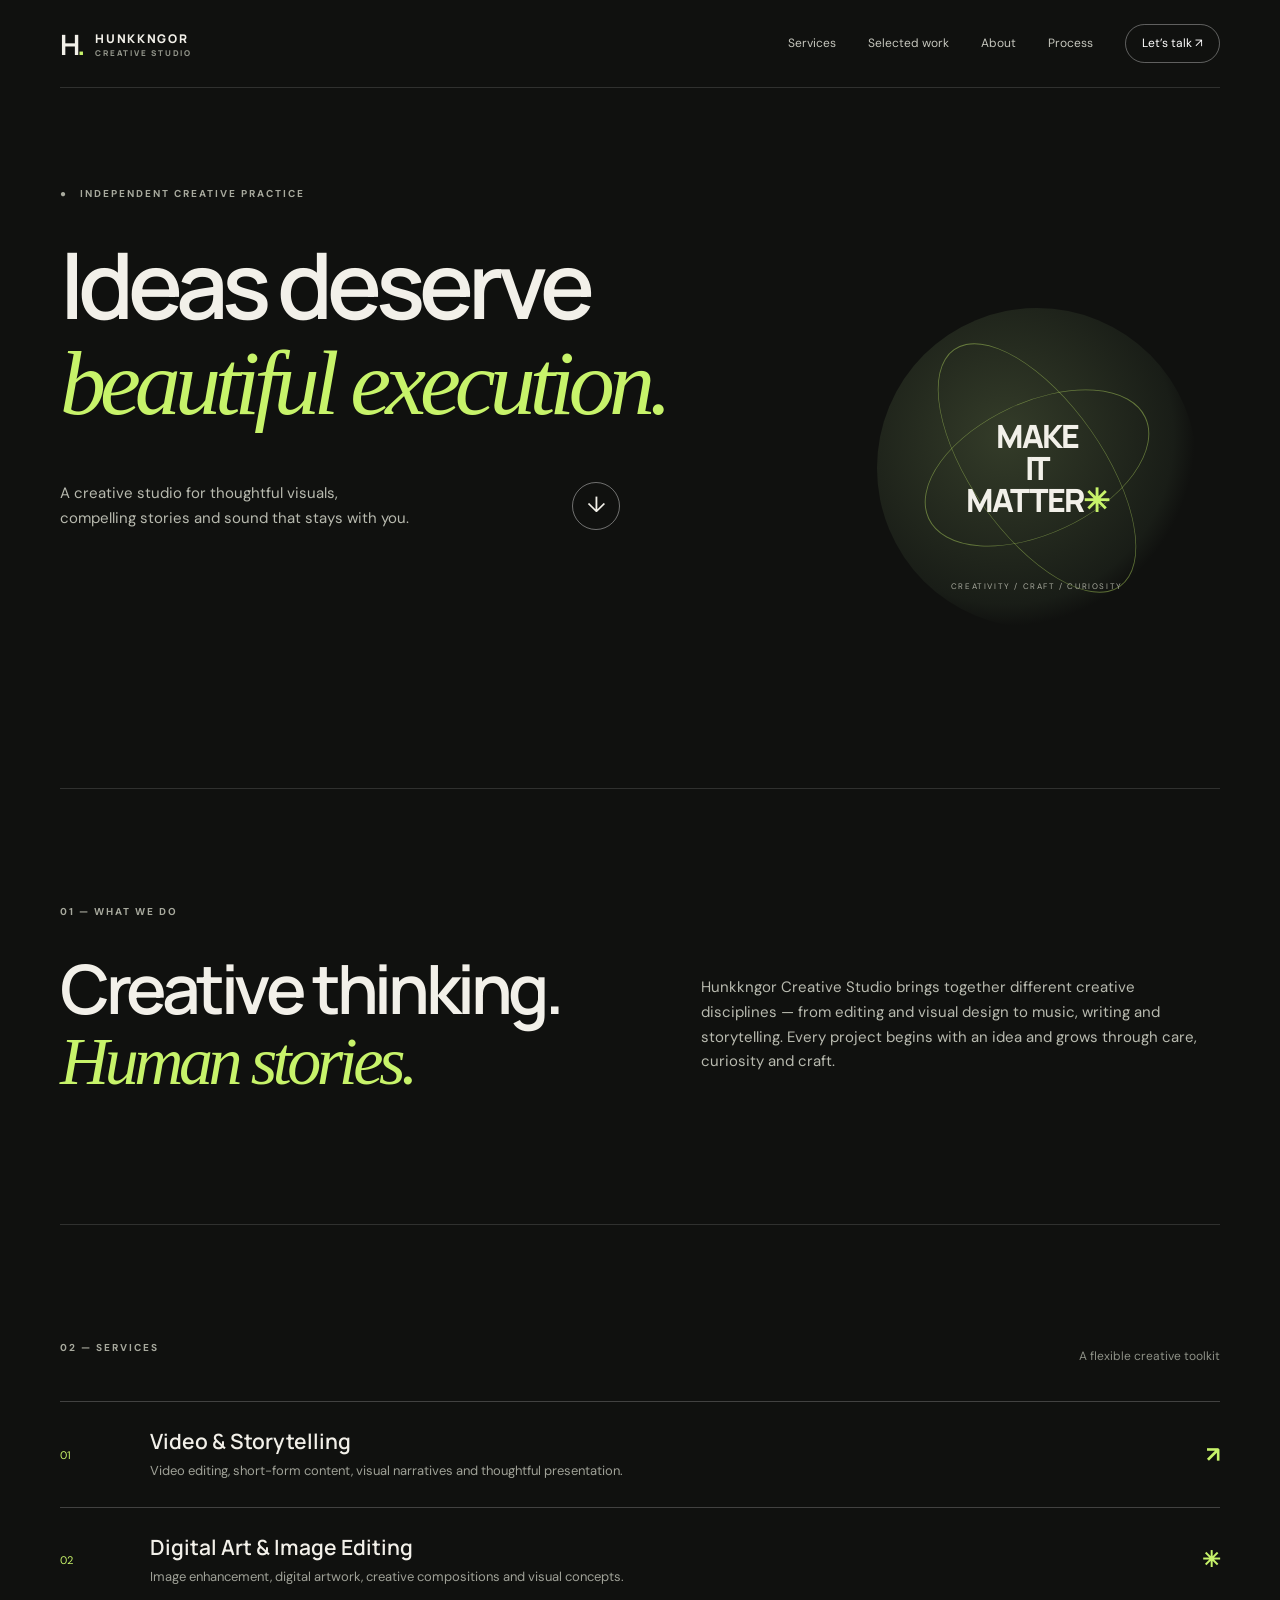
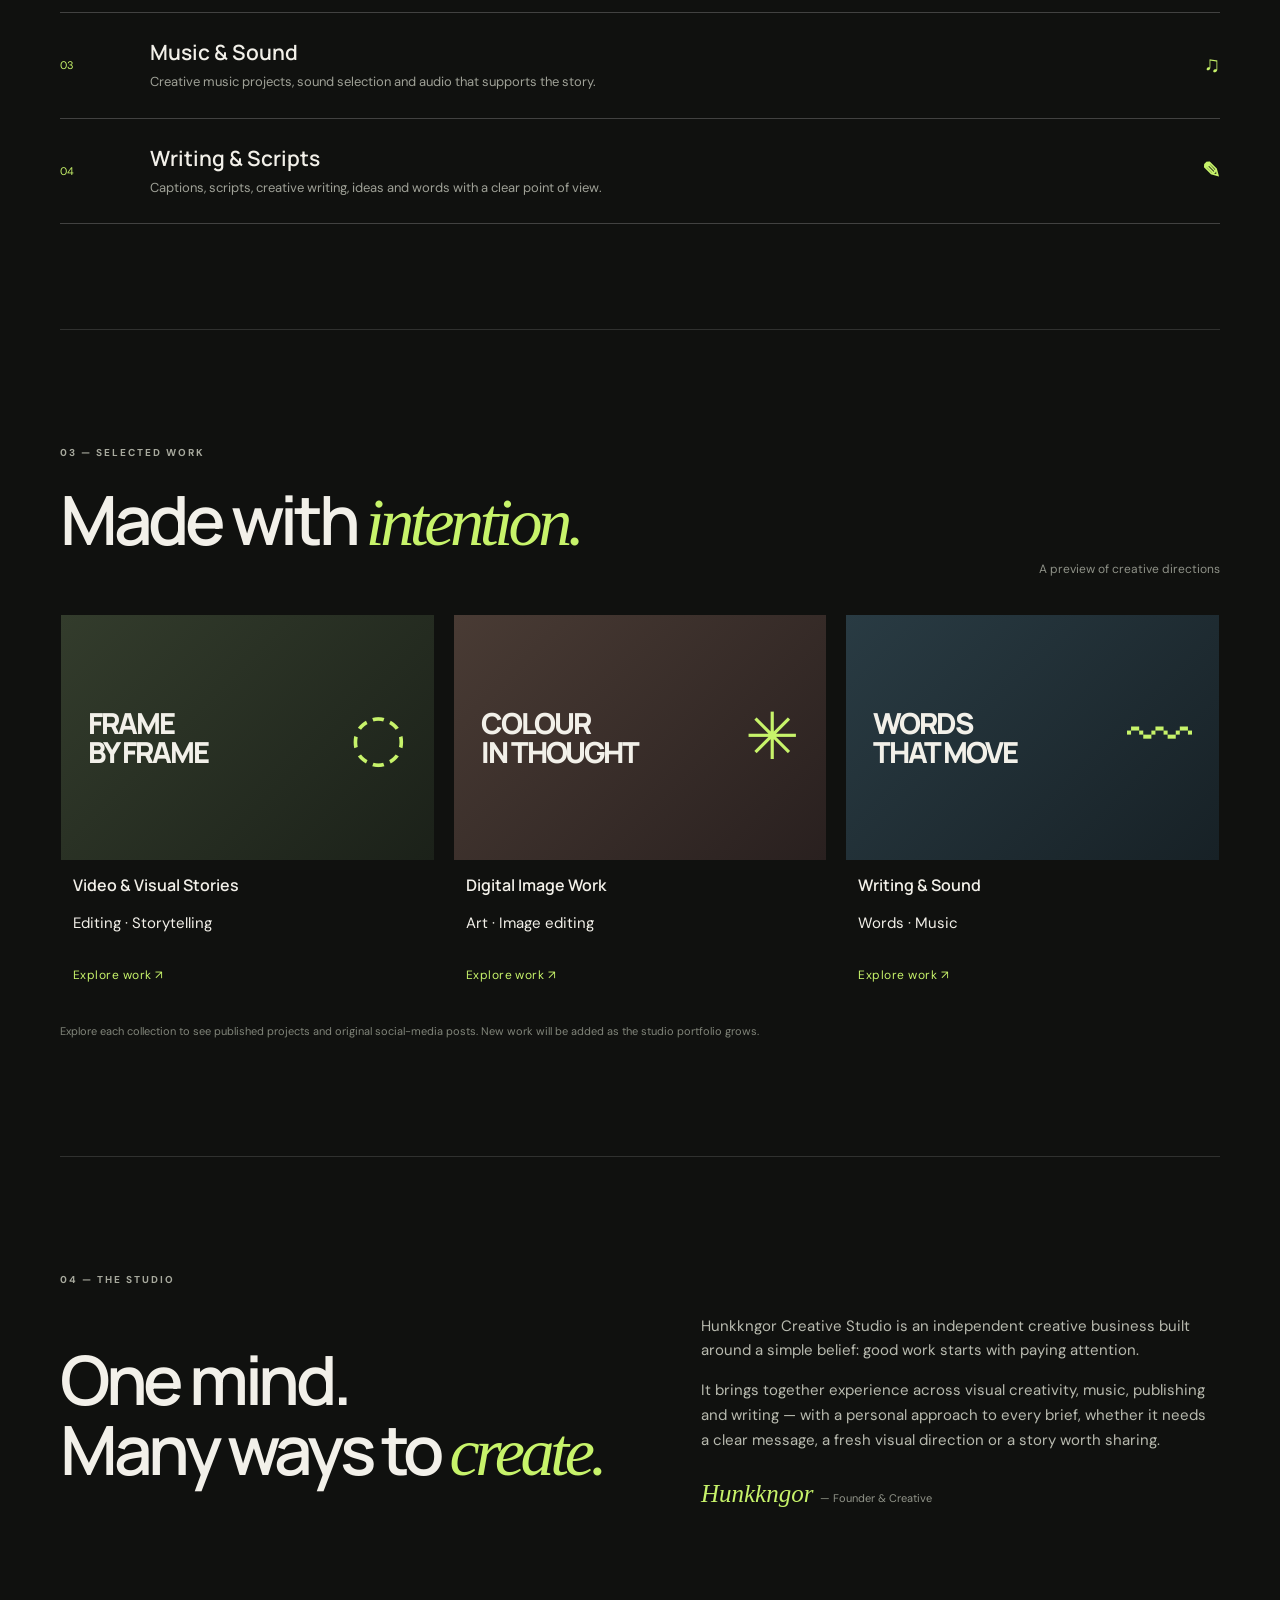
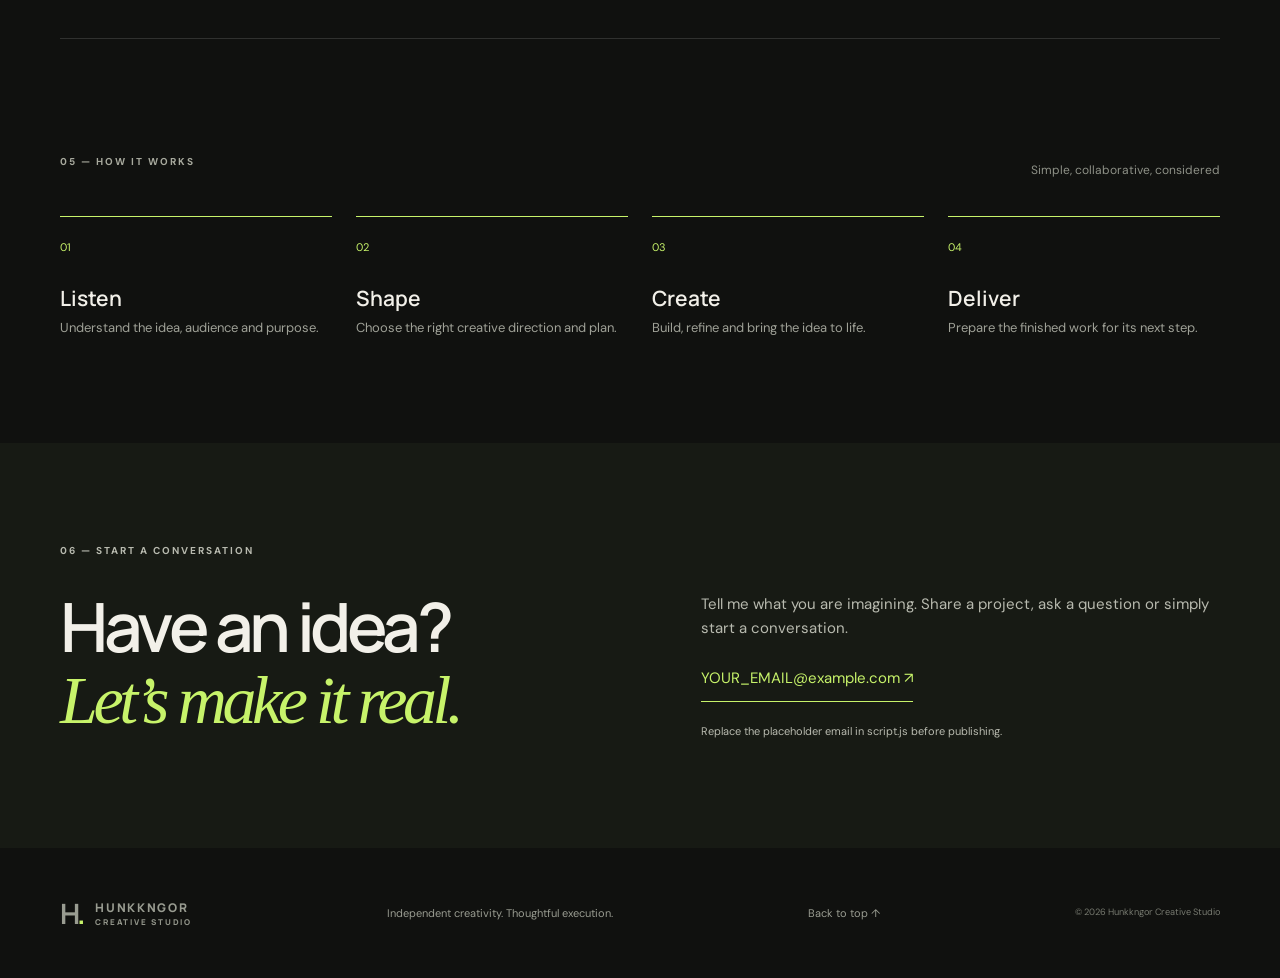
<file: index.html>
<!doctype html>
<html lang="en">
<head>
  <meta charset="utf-8">
  <meta name="viewport" content="width=device-width, initial-scale=1">
  <meta name="description" content="Hunkkngor Creative Studio — thoughtful visuals, compelling stories and sound.">
  <meta name="theme-color" content="#10110f">
  <title>Hunkkngor Creative Studio</title>
  <link rel="preconnect" href="https://fonts.googleapis.com">
  <link rel="preconnect" href="https://fonts.gstatic.com" crossorigin>
  <link href="https://fonts.googleapis.com/css2?family=DM+Sans:wght@400;500;600;700&family=Manrope:wght@400;500;600;700;800&display=swap" rel="stylesheet">
  <link rel="stylesheet" href="styles.css">
</head>
<body>
<header class="header">
  <a class="brand" href="#home"><b>H<span>.</span></b><span>HUNKKNGOR<small>CREATIVE STUDIO</small></span></a>
  <button class="menu-toggle" aria-expanded="false" aria-label="Open menu">☰</button>
  <nav class="nav">
    <a href="#services">Services</a><a href="#work">Selected work</a><a href="#about">About</a><a href="#process">Process</a><a class="nav-cta" href="#contact">Let’s talk ↗</a>
  </nav>
</header>
<main>
<section class="hero wrap" id="home">
  <p class="eyebrow">● &nbsp; INDEPENDENT CREATIVE PRACTICE</p>
  <h1>Ideas deserve<br><em>beautiful execution.</em></h1>
  <div class="hero-bottom"><p>A creative studio for thoughtful visuals, compelling stories and sound that stays with you.</p><a class="circle-link" href="#services">↓</a></div>
  <div class="orb"><div class="ring ring-a"></div><div class="ring ring-b"></div><strong>MAKE<br>IT<br>MATTER<span>✳</span></strong><small>CREATIVITY / CRAFT / CURIOSITY</small></div>
</section>
<section class="section wrap" id="intro"><p class="eyebrow">01 — WHAT WE DO</p><div class="two-col"><h2>Creative thinking.<br><em>Human stories.</em></h2><p>Hunkkngor Creative Studio brings together different creative disciplines — from editing and visual design to music, writing and storytelling. Every project begins with an idea and grows through care, curiosity and craft.</p></div></section>
<section class="section wrap" id="services">
  <div class="section-head"><p class="eyebrow">02 — SERVICES</p><span>A flexible creative toolkit</span></div>
  <div class="service"><i>01</i><div><h3>Video &amp; Storytelling</h3><p>Video editing, short-form content, visual narratives and thoughtful presentation.</p></div><b>↗</b></div>
  <div class="service"><i>02</i><div><h3>Digital Art &amp; Image Editing</h3><p>Image enhancement, digital artwork, creative compositions and visual concepts.</p></div><b>✳</b></div>
  <div class="service"><i>03</i><div><h3>Music &amp; Sound</h3><p>Creative music projects, sound selection and audio that supports the story.</p></div><b>♫</b></div>
  <div class="service"><i>04</i><div><h3>Writing &amp; Scripts</h3><p>Captions, scripts, creative writing, ideas and words with a clear point of view.</p></div><b>✎</b></div>
</section>
<section class="section wrap" id="work">
  <div class="section-head"><div><p class="eyebrow">03 — SELECTED WORK</p><h2>Made with <em>intention.</em></h2></div><span>A preview of creative directions</span></div>
  <div class="work-grid">
    <a class="work-card" href="frame-by-frame.html" aria-label="Explore Frame by Frame"><div class="work-art art-one"><strong>FRAME<br>BY FRAME</strong><i>◌</i></div><h3>Video &amp; Visual Stories</h3><p>Editing · Storytelling</p><span class="card-link">Explore work ↗</span></a>
    <a class="work-card" href="colour-in-thought.html" aria-label="Explore Colour in Thought"><div class="work-art art-two"><strong>COLOUR<br>IN THOUGHT</strong><i>✳</i></div><h3>Digital Image Work</h3><p>Art · Image editing</p><span class="card-link">Explore work ↗</span></a>
    <a class="work-card" href="words-that-move.html" aria-label="Explore Words That Move"><div class="work-art art-three"><strong>WORDS<br>THAT MOVE</strong><i>〰</i></div><h3>Writing &amp; Sound</h3><p>Words · Music</p><span class="card-link">Explore work ↗</span></a>
  </div>
  <p class="note">Explore each collection to see published projects and original social-media posts. New work will be added as the studio portfolio grows.</p>
</section>
<section class="section wrap" id="about"><p class="eyebrow">04 — THE STUDIO</p><div class="two-col"><h2>One mind.<br>Many ways to <em>create.</em></h2><div><p>Hunkkngor Creative Studio is an independent creative business built around a simple belief: good work starts with paying attention.</p><p>It brings together experience across visual creativity, music, publishing and writing — with a personal approach to every brief, whether it needs a clear message, a fresh visual direction or a story worth sharing.</p><p class="signature">Hunkkngor <small>— Founder &amp; Creative</small></p></div></div></section>
<section class="section wrap" id="process"><div class="section-head"><p class="eyebrow">05 — HOW IT WORKS</p><span>Simple, collaborative, considered</span></div><div class="steps"><div><i>01</i><h3>Listen</h3><p>Understand the idea, audience and purpose.</p></div><div><i>02</i><h3>Shape</h3><p>Choose the right creative direction and plan.</p></div><div><i>03</i><h3>Create</h3><p>Build, refine and bring the idea to life.</p></div><div><i>04</i><h3>Deliver</h3><p>Prepare the finished work for its next step.</p></div></div></section>
<section class="contact" id="contact"><div class="wrap"><p class="eyebrow">06 — START A CONVERSATION</p><div class="two-col"><h2>Have an idea?<br><em>Let’s make it real.</em></h2><div><p>Tell me what you are imagining. Share a project, ask a question or simply start a conversation.</p><a id="email-link" class="email" href="mailto:YOUR_EMAIL@example.com">YOUR_EMAIL@example.com ↗</a><p class="note">Replace the placeholder email in script.js before publishing.</p></div></div></div></section>
</main>
<footer class="footer wrap"><a class="brand" href="#home"><b>H<span>.</span></b><span>HUNKKNGOR<small>CREATIVE STUDIO</small></span></a><p>Independent creativity. Thoughtful execution.</p><a href="#home">Back to top ↑</a><small>© <span id="year"></span> Hunkkngor Creative Studio</small></footer>
<script src="script.js"></script>
</body>
</html>
</file>
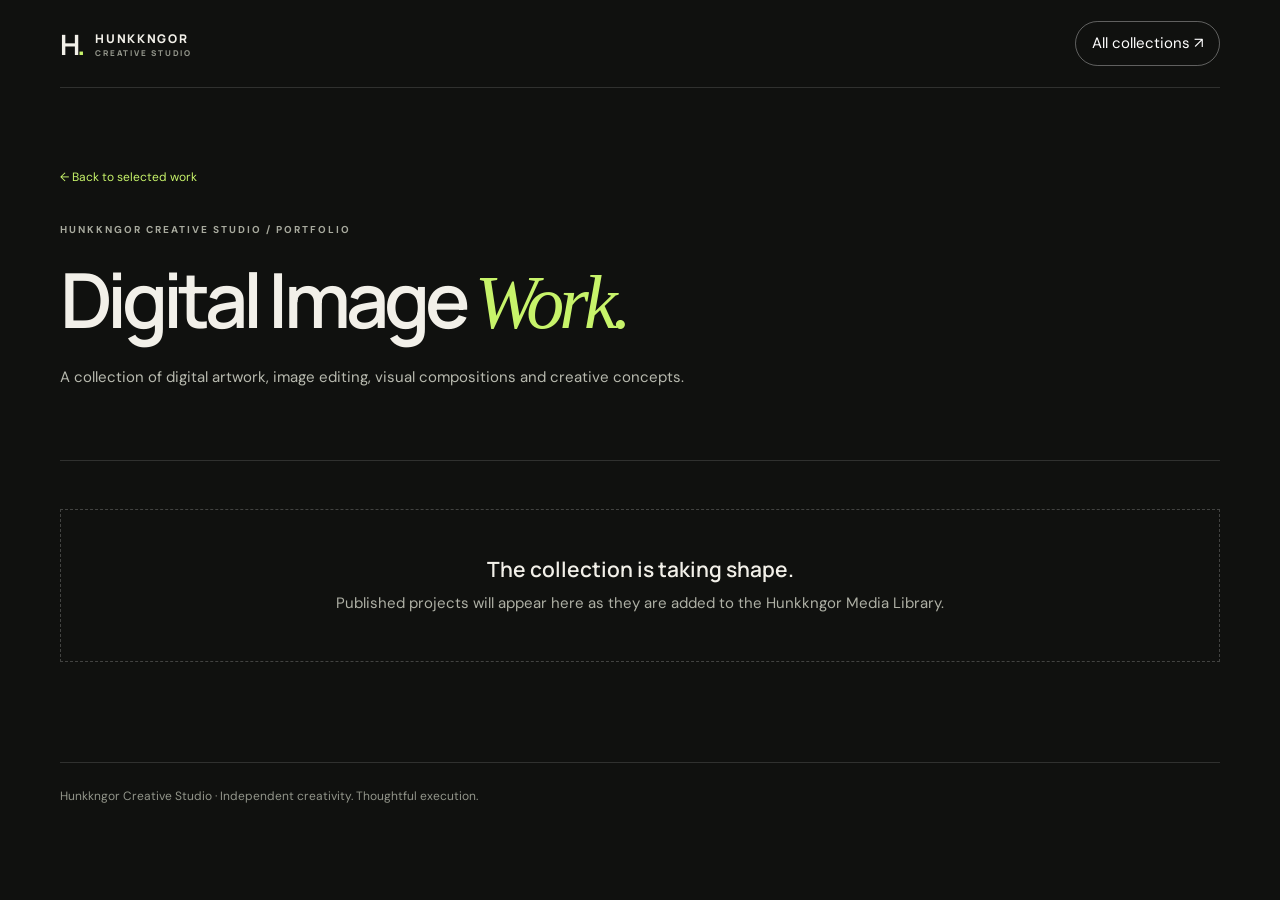
<file: colour-in-thought.html>
<!doctype html>
<html lang="en">
<head>
  <meta charset="utf-8"><meta name="viewport" content="width=device-width, initial-scale=1">
  <meta name="theme-color" content="#10110f"><meta name="description" content="Colour in Thought — portfolio collection by Hunkkngor Creative Studio.">
  <title>Colour in Thought | Hunkkngor Creative Studio</title>
  <link rel="preconnect" href="https://fonts.googleapis.com"><link rel="preconnect" href="https://fonts.gstatic.com" crossorigin>
  <link href="https://fonts.googleapis.com/css2?family=DM+Sans:wght@400;500;600;700&family=Manrope:wght@400;500;600;700;800&display=swap" rel="stylesheet">
  <link rel="stylesheet" href="styles.css">
</head>
<body data-collection="colour-in-thought">
<header class="header"><a class="brand" href="index.html"><b>H<span>.</span></b><span>HUNKKNGOR<small>CREATIVE STUDIO</small></span></a><a class="nav-cta" href="index.html#work">All collections ↗</a></header>
<main class="wrap">
  <section class="portfolio-hero"><a class="back-link" href="index.html#work">← Back to selected work</a><p class="eyebrow">HUNKKNGOR CREATIVE STUDIO / PORTFOLIO</p><h1 id="collection-heading">Colour in Thought</h1><p class="portfolio-intro" id="collection-intro"></p></section>
  <section id="media-grid" class="media-grid" aria-live="polite"><div class="empty-state">Loading collection…</div></section>
</main>
<footer class="wrap portfolio-footer"><a href="index.html">Hunkkngor Creative Studio</a> · Independent creativity. Thoughtful execution.</footer>
<script src="portfolio.js"></script>
</body></html>
</file>
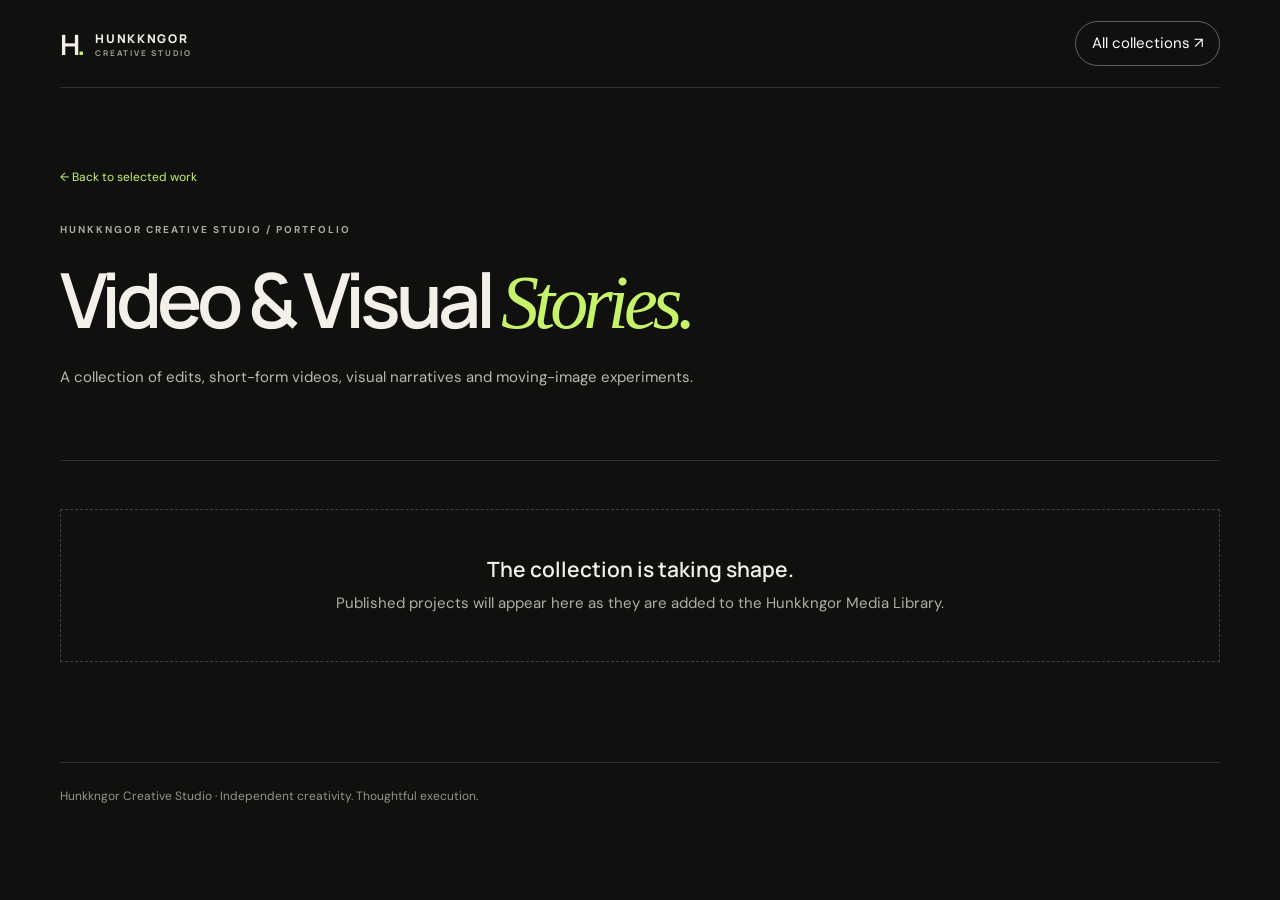
<file: frame-by-frame.html>
<!doctype html>
<html lang="en">
<head>
  <meta charset="utf-8"><meta name="viewport" content="width=device-width, initial-scale=1">
  <meta name="theme-color" content="#10110f"><meta name="description" content="Frame by Frame — portfolio collection by Hunkkngor Creative Studio.">
  <title>Frame by Frame | Hunkkngor Creative Studio</title>
  <link rel="preconnect" href="https://fonts.googleapis.com"><link rel="preconnect" href="https://fonts.gstatic.com" crossorigin>
  <link href="https://fonts.googleapis.com/css2?family=DM+Sans:wght@400;500;600;700&family=Manrope:wght@400;500;600;700;800&display=swap" rel="stylesheet">
  <link rel="stylesheet" href="styles.css">
</head>
<body data-collection="frame-by-frame">
<header class="header"><a class="brand" href="index.html"><b>H<span>.</span></b><span>HUNKKNGOR<small>CREATIVE STUDIO</small></span></a><a class="nav-cta" href="index.html#work">All collections ↗</a></header>
<main class="wrap">
  <section class="portfolio-hero"><a class="back-link" href="index.html#work">← Back to selected work</a><p class="eyebrow">HUNKKNGOR CREATIVE STUDIO / PORTFOLIO</p><h1 id="collection-heading">Frame by Frame</h1><p class="portfolio-intro" id="collection-intro"></p></section>
  <section id="media-grid" class="media-grid" aria-live="polite"><div class="empty-state">Loading collection…</div></section>
</main>
<footer class="wrap portfolio-footer"><a href="index.html">Hunkkngor Creative Studio</a> · Independent creativity. Thoughtful execution.</footer>
<script src="portfolio.js"></script>
</body></html>
</file>
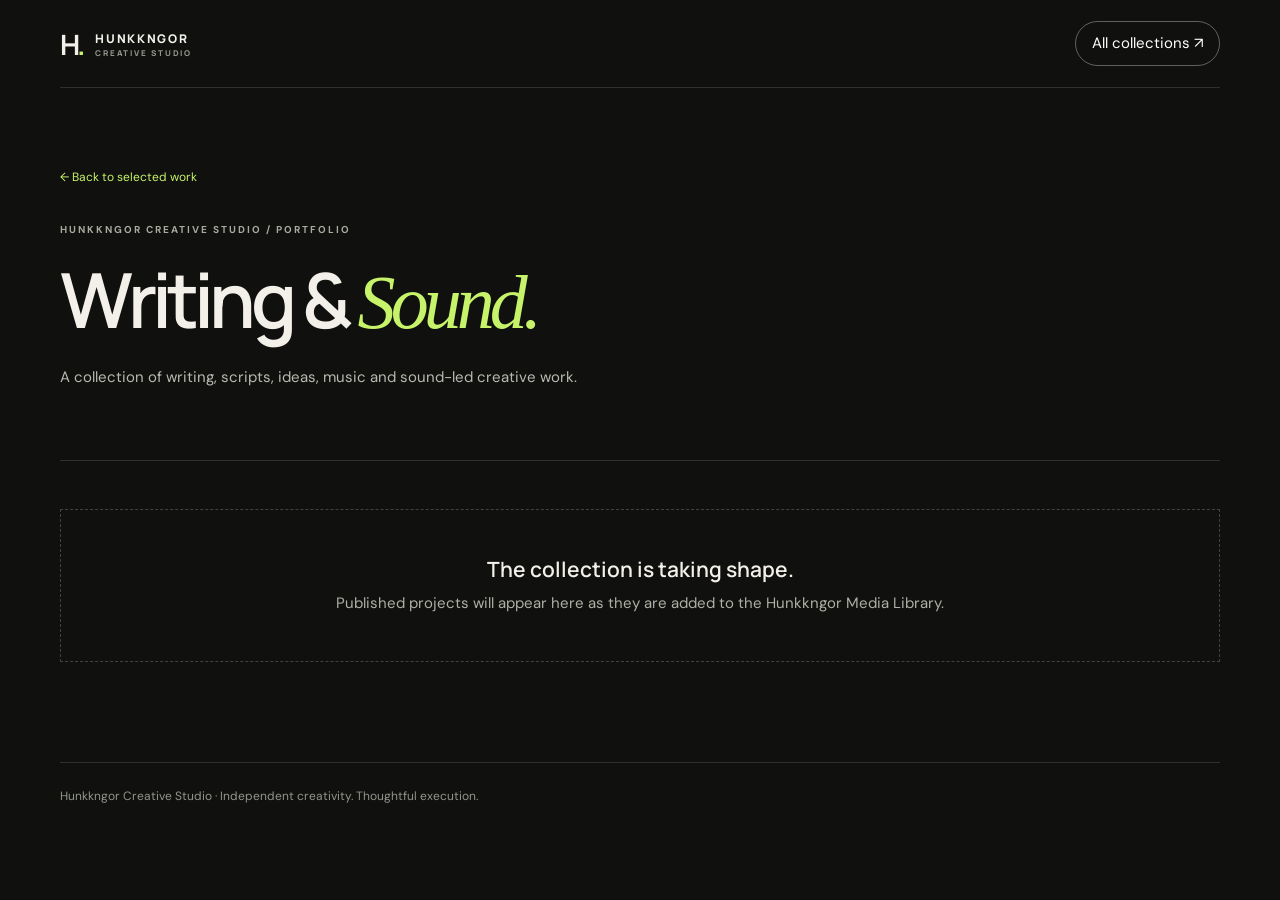
<file: words-that-move.html>
<!doctype html>
<html lang="en">
<head>
  <meta charset="utf-8"><meta name="viewport" content="width=device-width, initial-scale=1">
  <meta name="theme-color" content="#10110f"><meta name="description" content="Words That Move — portfolio collection by Hunkkngor Creative Studio.">
  <title>Words That Move | Hunkkngor Creative Studio</title>
  <link rel="preconnect" href="https://fonts.googleapis.com"><link rel="preconnect" href="https://fonts.gstatic.com" crossorigin>
  <link href="https://fonts.googleapis.com/css2?family=DM+Sans:wght@400;500;600;700&family=Manrope:wght@400;500;600;700;800&display=swap" rel="stylesheet">
  <link rel="stylesheet" href="styles.css">
</head>
<body data-collection="words-that-move">
<header class="header"><a class="brand" href="index.html"><b>H<span>.</span></b><span>HUNKKNGOR<small>CREATIVE STUDIO</small></span></a><a class="nav-cta" href="index.html#work">All collections ↗</a></header>
<main class="wrap">
  <section class="portfolio-hero"><a class="back-link" href="index.html#work">← Back to selected work</a><p class="eyebrow">HUNKKNGOR CREATIVE STUDIO / PORTFOLIO</p><h1 id="collection-heading">Words That Move</h1><p class="portfolio-intro" id="collection-intro"></p></section>
  <section id="media-grid" class="media-grid" aria-live="polite"><div class="empty-state">Loading collection…</div></section>
</main>
<footer class="wrap portfolio-footer"><a href="index.html">Hunkkngor Creative Studio</a> · Independent creativity. Thoughtful execution.</footer>
<script src="portfolio.js"></script>
</body></html>
</file>
<file: styles.css>
*{box-sizing:border-box}html{scroll-behavior:smooth}body{margin:0;background:#10110f;color:#f2f0e9;font:15px/1.65 "DM Sans",sans-serif}a{color:inherit;text-decoration:none}.wrap,.header{width:min(1160px,calc(100% - 48px));margin:auto}.header{height:88px;display:flex;align-items:center;justify-content:space-between;border-bottom:1px solid #ffffff22}.brand{display:flex;align-items:center;gap:12px;font:800 12px Manrope,sans-serif;letter-spacing:.14em}.brand b{font-size:28px;letter-spacing:-.1em}.brand b span{color:#c7f36a}.brand small{display:block;color:#92958a;font-size:8px;letter-spacing:.22em}.nav{display:flex;align-items:center;gap:32px;font-size:12px;color:#c5c6bd}.nav a:hover,.footer a:hover{color:#c7f36a}.nav-cta{border:1px solid #ffffff55;border-radius:30px;padding:9px 16px;color:white}.menu-toggle{display:none;background:none;border:0;color:white;font-size:24px}.eyebrow{font-size:10px;letter-spacing:.2em;font-weight:700;color:#a8aa9e}.hero{padding-top:88px;min-height:700px;position:relative}.hero h1,h2{font:600 clamp(46px,7.8vw,92px)/1.04 Manrope,sans-serif;letter-spacing:-.065em;margin:34px 0}.hero h1 em,h2 em{font-family:Georgia,serif;font-weight:400;color:#c7f36a}.hero-bottom{display:flex;align-items:center;justify-content:space-between;max-width:560px}.hero-bottom p{max-width:350px;color:#b8baaf}.circle-link{width:48px;height:48px;border:1px solid #ffffff66;border-radius:50%;display:grid;place-items:center;font-size:22px}.orb{position:absolute;right:2%;top:220px;width:320px;height:320px;border-radius:50%;display:grid;place-items:center;background:radial-gradient(circle at 40% 40%,#343c29,#191d17 62%,#10110f 70%);overflow:hidden}.ring{position:absolute;border:1px solid #c7f36a66;border-radius:50%;width:240px;height:240px;transform:rotate(-25deg) scaleY(.55)}.ring-b{width:290px;transform:rotate(55deg) scaleY(.55)}.orb strong{font:800 32px/1 Manrope;letter-spacing:-.07em;text-align:center;z-index:1}.orb strong span{color:#c7f36a}.orb small{position:absolute;bottom:35px;font-size:8px;letter-spacing:.2em;color:#a8aa9e}.section{padding:105px 0;border-top:1px solid #ffffff22}.two-col{display:grid;grid-template-columns:1.1fr 1fr;gap:70px;align-items:center}.two-col h2,.section-head h2{font-size:clamp(40px,6vw,68px);margin:22px 0}.two-col>p,.two-col div p,.contact p{max-width:510px;color:#b8baaf}.section-head{display:flex;justify-content:space-between;align-items:end;margin-bottom:35px}.section-head>span{font-size:12px;color:#8e9187}.service{display:grid;grid-template-columns:70px 1fr 40px;gap:20px;align-items:center;padding:25px 0;border-top:1px solid #ffffff35}.service:last-child{border-bottom:1px solid #ffffff35}.service i,.steps i{font-style:normal;color:#c7f36a;font-size:11px}.service h3,.steps h3{font:600 21px Manrope;margin:0 0 5px}.service p,.steps p,.work-grid article>p{font-size:13px;color:#9fa197;margin:0}.service>b{font-size:22px;color:#c7f36a;text-align:right}.work-grid{display:grid;grid-template-columns:repeat(3,1fr);gap:18px}.work-art{height:245px;padding:27px;display:flex;align-items:center;justify-content:space-between;overflow:hidden}.work-art strong{font:800 29px/1 Manrope;letter-spacing:-.07em}.work-art i{font-size:65px;font-style:normal;color:#c7f36a}.art-one{background:linear-gradient(135deg,#333c2c,#1b2119)}.art-two{background:linear-gradient(135deg,#493b34,#29201f)}.art-three{background:linear-gradient(135deg,#293b43,#172126)}.work-grid h3{font:600 16px Manrope;margin:14px 0 0}.note{font-size:11px;color:#81857a;margin-top:20px}.signature{font:italic 25px Georgia;color:#c7f36a!important;margin-top:28px}.signature small{font:11px "DM Sans";color:#92958a}.steps{display:grid;grid-template-columns:repeat(4,1fr);gap:24px}.steps>div{border-top:1px solid #c7f36a;padding-top:17px}.steps h3{margin-top:25px}.contact{background:#171a14;padding:90px 0}.email{display:inline-block;color:#c7f36a;border-bottom:1px solid #c7f36a;padding:10px 0}.footer{min-height:130px;display:flex;align-items:center;justify-content:space-between;gap:20px;color:#999c91;font-size:11px}.footer p{margin:0}.footer>small{color:#777a70}@media(max-width:760px){.wrap,.header{width:calc(100% - 36px)}.header{height:72px}.menu-toggle{display:block}.nav{display:none;position:absolute;z-index:5;top:72px;left:0;right:0;background:#171a14;padding:22px 24px;flex-direction:column;align-items:stretch;gap:20px}.nav.open{display:flex}.nav-cta{text-align:center}.hero{padding-top:65px;min-height:760px}.hero h1{font-size:clamp(45px,12vw,70px)}.orb{width:260px;height:260px;top:430px;right:calc(50% - 130px)}.orb strong{font-size:27px}.section{padding:72px 0}.two-col{grid-template-columns:1fr;gap:16px}.section-head{align-items:start;flex-direction:column;gap:10px}.work-grid{grid-template-columns:1fr}.work-art{height:215px}.steps{grid-template-columns:1fr 1fr;row-gap:32px}.service{grid-template-columns:35px 1fr 25px;gap:12px}.service h3{font-size:18px}.footer{padding:28px 0;align-items:flex-start;flex-direction:column;gap:12px}}@media(prefers-reduced-motion:reduce){html{scroll-behavior:auto}}
/* Portfolio navigation and collection pages */
.work-card{display:block;border:1px solid transparent;transition:border-color .2s,transform .2s;padding-bottom:14px}.work-card:hover{border-color:#c7f36a55;transform:translateY(-3px)}.work-card h3{padding:0 12px}.work-card>p{padding:0 12px}.card-link{display:inline-block;margin:15px 12px 0;color:#c7f36a;font-size:12px;letter-spacing:.04em}.portfolio-hero{padding:76px 0 55px;border-bottom:1px solid #ffffff22}.portfolio-hero h1{font:600 clamp(42px,7vw,76px)/1.05 Manrope,sans-serif;letter-spacing:-.065em;margin:22px 0}.portfolio-hero h1 em{font-family:Georgia,serif;font-weight:400;color:#c7f36a}.back-link{display:inline-block;color:#c7f36a;font-size:12px;margin-bottom:24px}.portfolio-intro{max-width:650px;color:#b8baaf}.media-grid{display:grid;grid-template-columns:repeat(2,minmax(0,1fr));gap:22px;padding:48px 0 100px}.media-card{background:#171a14;border:1px solid #ffffff20;overflow:hidden}.media-preview{background:#0b0c0a;min-height:190px;display:grid;place-items:center}.media-preview img,.media-preview video,.media-preview iframe{display:block;width:100%;max-height:480px;aspect-ratio:16/9;object-fit:contain;border:0}.media-preview .preview-placeholder{padding:34px;text-align:center;color:#92958a}.media-copy{padding:20px}.media-copy h2{font:600 20px Manrope;letter-spacing:-.03em;margin:0 0 8px}.media-copy p{color:#aeb0a5;font-size:13px;margin:0 0 16px}.original-link{display:inline-block;color:#c7f36a;font-size:12px;border-bottom:1px solid #c7f36a;padding-bottom:4px}.empty-state{grid-column:1/-1;padding:45px 24px;border:1px dashed #ffffff35;text-align:center;color:#aeb0a5}.empty-state strong{display:block;color:#f2f0e9;font:600 21px Manrope;margin-bottom:8px}.portfolio-footer{border-top:1px solid #ffffff22;padding:24px 0 40px;color:#92958a;font-size:12px}.media-tag{font-size:9px;letter-spacing:.16em;color:#c7f36a;text-transform:uppercase;margin-bottom:10px}@media(max-width:760px){.portfolio-hero{padding:48px 0 38px}.media-grid{grid-template-columns:1fr;padding:32px 0 70px}.media-preview{min-height:150px}}
</file>
